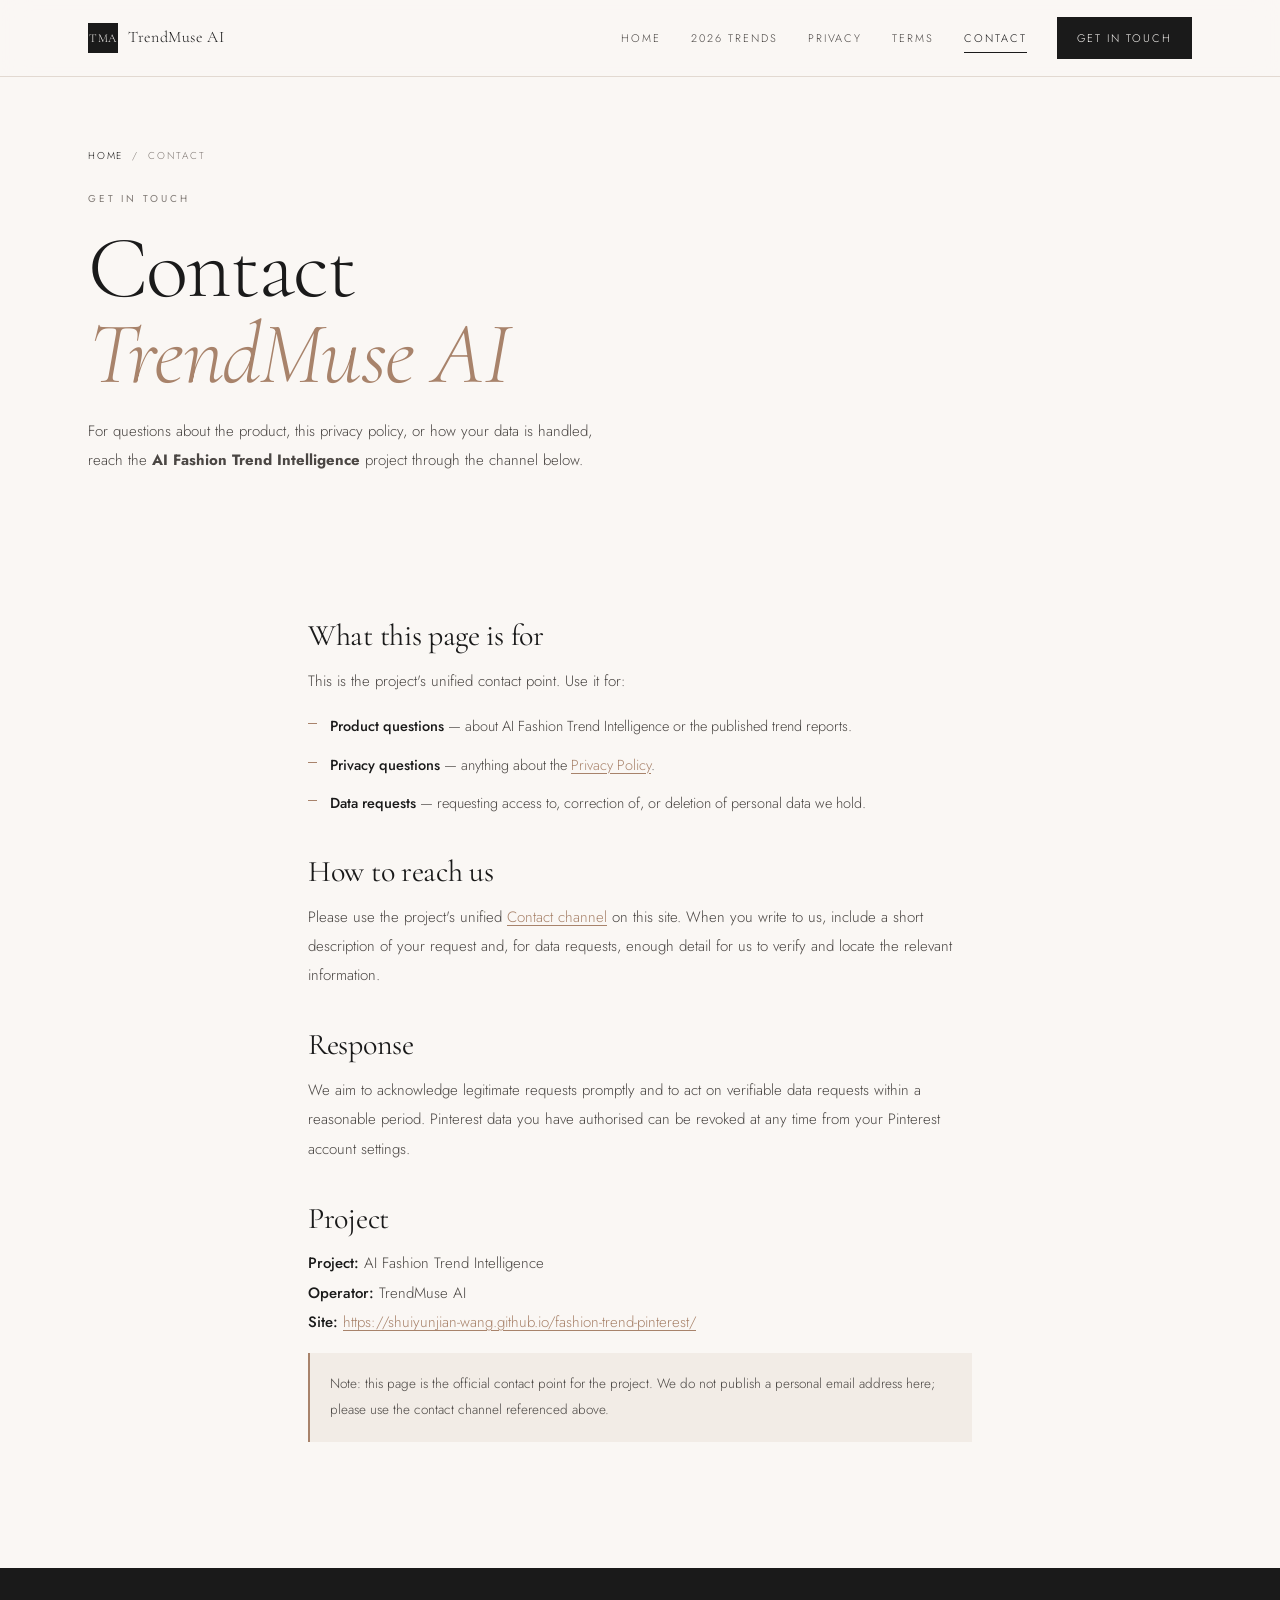
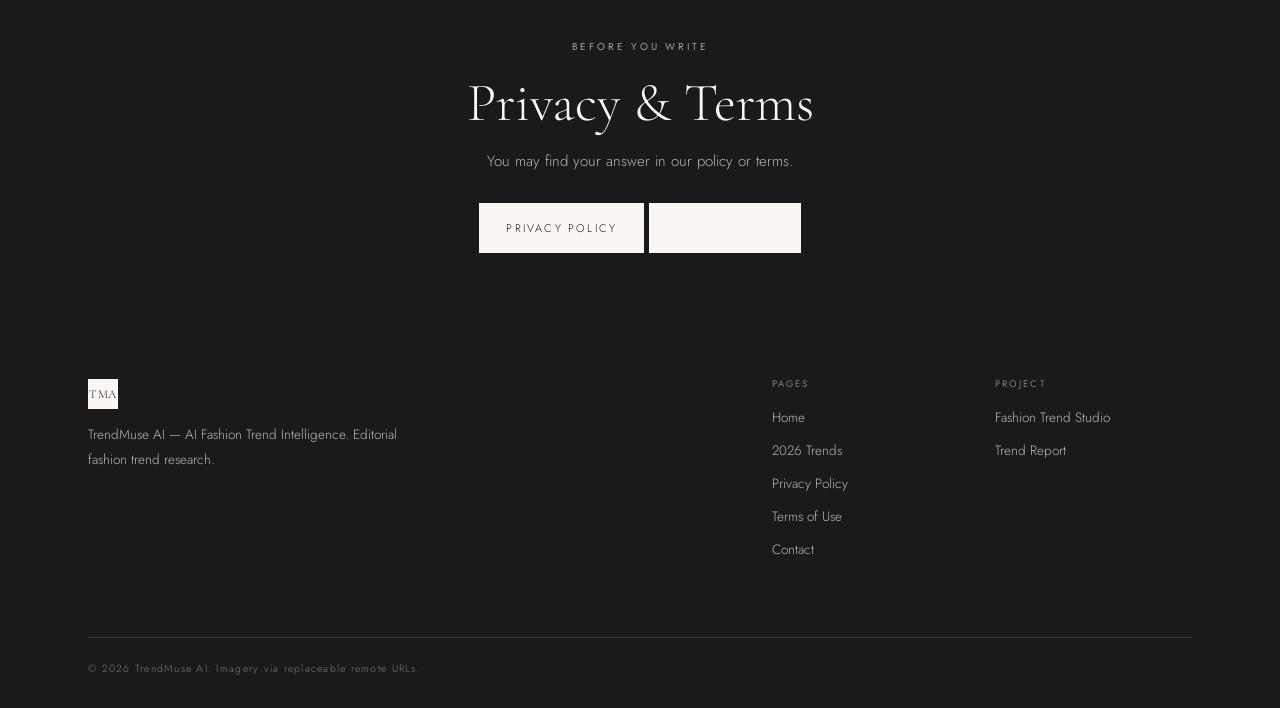
<file: contact.html>
<!DOCTYPE html>
<html lang="en">
<head>
<meta charset="UTF-8">
<meta name="viewport" content="width=device-width, initial-scale=1.0">
<title>Contact — TrendMuse AI · AI Fashion Trend Intelligence</title>
<meta name="description" content="Contact TrendMuse AI about the AI Fashion Trend Intelligence project — product, privacy or data questions.">
<meta name="author" content="TrendMuse AI">
<meta name="theme-color" content="#faf7f4">
<link rel="canonical" href="https://shuiyunjian-wang.github.io/fashion-trend-pinterest/contact.html">

<meta property="og:type" content="article">
<meta property="og:site_name" content="TrendMuse AI">
<meta property="og:title" content="Contact — TrendMuse AI">
<meta property="og:description" content="Reach the AI Fashion Trend Intelligence project team.">
<meta property="og:url" content="https://shuiyunjian-wang.github.io/fashion-trend-pinterest/contact.html">
<meta name="twitter:card" content="summary_large_image">
<meta name="twitter:title" content="Contact — TrendMuse AI">
<meta name="twitter:description" content="Reach the AI Fashion Trend Intelligence project team.">

<link rel="preconnect" href="https://fonts.googleapis.com">
<link rel="preconnect" href="https://fonts.gstatic.com" crossorigin>
<link href="https://fonts.googleapis.com/css2?family=Cormorant+Garamond:ital,wght@0,300;0,400;0,500;0,600;1,300;1,400&family=Jost:wght@300;400;500;600&display=swap" rel="stylesheet">
<link rel="stylesheet" href="./assets/css/styles.css">
<link rel="icon" href="data:image/svg+xml,%3Csvg xmlns='http://www.w3.org/2000/svg' viewBox='0 0 100 100'%3E%3Crect width='100' height='100' fill='%231a1a1a'/%3E%3Ctext x='50' y='68' font-size='58' font-family='Georgia,serif' fill='%23faf7f4' text-anchor='middle'%3ET%3C/text%3E%3C/svg%3E">
</head>
<body>

<a class="skip-link" href="#main">Skip to content</a>

<header class="nav" id="nav">
  <div class="wrap nav__inner">
    <a class="brand" href="./index.html">
      <span class="brand__mark">TMA</span>
      <span class="brand__name">TrendMuse AI</span>
    </a>
    <nav class="nav__links" id="navLinks" aria-label="Main navigation">
      <a href="./index.html">Home</a>
      <a href="./trends.html">2026 Trends</a>
      <a href="./privacy.html">Privacy</a>
      <a href="./terms.html">Terms</a>
      <a href="./contact.html" class="is-active">Contact</a>
      <a class="nav__cta" href="./contact.html">Get in Touch</a>
    </nav>
    <button class="nav__toggle" id="navToggle" aria-label="Toggle menu" aria-expanded="false">
      <span></span><span></span><span></span>
    </button>
  </div>
</header>

<main id="main">
  <section class="phead">
    <div class="wrap phead__inner">
      <nav class="crumbs reveal" aria-label="Breadcrumb">
        <a href="./index.html">Home</a><span>/</span><span aria-current="page">Contact</span>
      </nav>
      <p class="eyebrow reveal">Get in touch</p>
      <h1 class="phead__title reveal" data-delay="1">Contact<br><em>TrendMuse AI</em></h1>
      <p class="phead__lede reveal" data-delay="2">
        For questions about the product, this privacy policy, or how your data is handled,
        reach the <strong>AI Fashion Trend Intelligence</strong> project through the channel below.
      </p>
    </div>
  </section>

  <section class="section">
    <div class="wrap legal">
      <article class="legal__doc reveal">

        <h2>What this page is for</h2>
        <p>
          This is the project's unified contact point. Use it for:
        </p>
        <ul>
          <li><strong>Product questions</strong> — about AI Fashion Trend Intelligence or the published trend reports.</li>
          <li><strong>Privacy questions</strong> — anything about the <a href="./privacy.html">Privacy Policy</a>.</li>
          <li><strong>Data requests</strong> — requesting access to, correction of, or deletion of personal data we hold.</li>
        </ul>

        <h2>How to reach us</h2>
        <p>
          Please use the project's unified
          <a href="https://shuiyunjian-wang.github.io/fashion-trend-pinterest/contact.html">Contact channel</a>
          on this site. When you write to us, include a short description of your request and, for
          data requests, enough detail for us to verify and locate the relevant information.
        </p>

        <h2>Response</h2>
        <p>
          We aim to acknowledge legitimate requests promptly and to act on verifiable data requests
          within a reasonable period. Pinterest data you have authorised can be revoked at any time
          from your Pinterest account settings.
        </p>

        <h2>Project</h2>
        <p>
          <strong>Project:</strong> AI Fashion Trend Intelligence<br>
          <strong>Operator:</strong> TrendMuse AI<br>
          <strong>Site:</strong>
          <a href="https://shuiyunjian-wang.github.io/fashion-trend-pinterest/">https://shuiyunjian-wang.github.io/fashion-trend-pinterest/</a>
        </p>

        <p class="legal__note">
          Note: this page is the official contact point for the project. We do not publish a
          personal email address here; please use the contact channel referenced above.
        </p>

      </article>
    </div>
  </section>

  <section class="cta">
    <div class="wrap cta__inner reveal">
      <p class="eyebrow eyebrow--light">Before you write</p>
      <h2>Privacy &amp; Terms</h2>
      <p class="cta__lede">You may find your answer in our policy or terms.</p>
      <a class="btn btn--light" href="./privacy.html">Privacy Policy</a>
      <a class="btn btn--ghost btn--light" href="./terms.html" style="border-color:#faf7f4;color:#faf7f4">Terms of Use</a>
    </div>
  </section>
</main>

<footer class="foot">
  <div class="wrap foot__inner">
    <div class="foot__brand">
      <span class="brand__mark">TMA</span>
      <p>TrendMuse AI — AI Fashion Trend Intelligence. Editorial fashion trend research.</p>
    </div>
    <nav class="foot__nav" aria-label="Footer navigation">
      <div>
        <h4>Pages</h4>
        <a href="./index.html">Home</a>
        <a href="./trends.html">2026 Trends</a>
        <a href="./privacy.html">Privacy Policy</a>
        <a href="./terms.html">Terms of Use</a>
        <a href="./contact.html">Contact</a>
      </div>
      <div>
        <h4>Project</h4>
        <a href="./index.html">Fashion Trend Studio</a>
        <a href="./trends.html">Trend Report</a>
      </div>
    </nav>
    <p class="foot__legal">
      &copy; <span id="year">2026</span> TrendMuse AI. Imagery via replaceable remote URLs.
    </p>
  </div>
</footer>

<script src="./assets/js/main.js" defer></script>
</body>
</html>
</file>
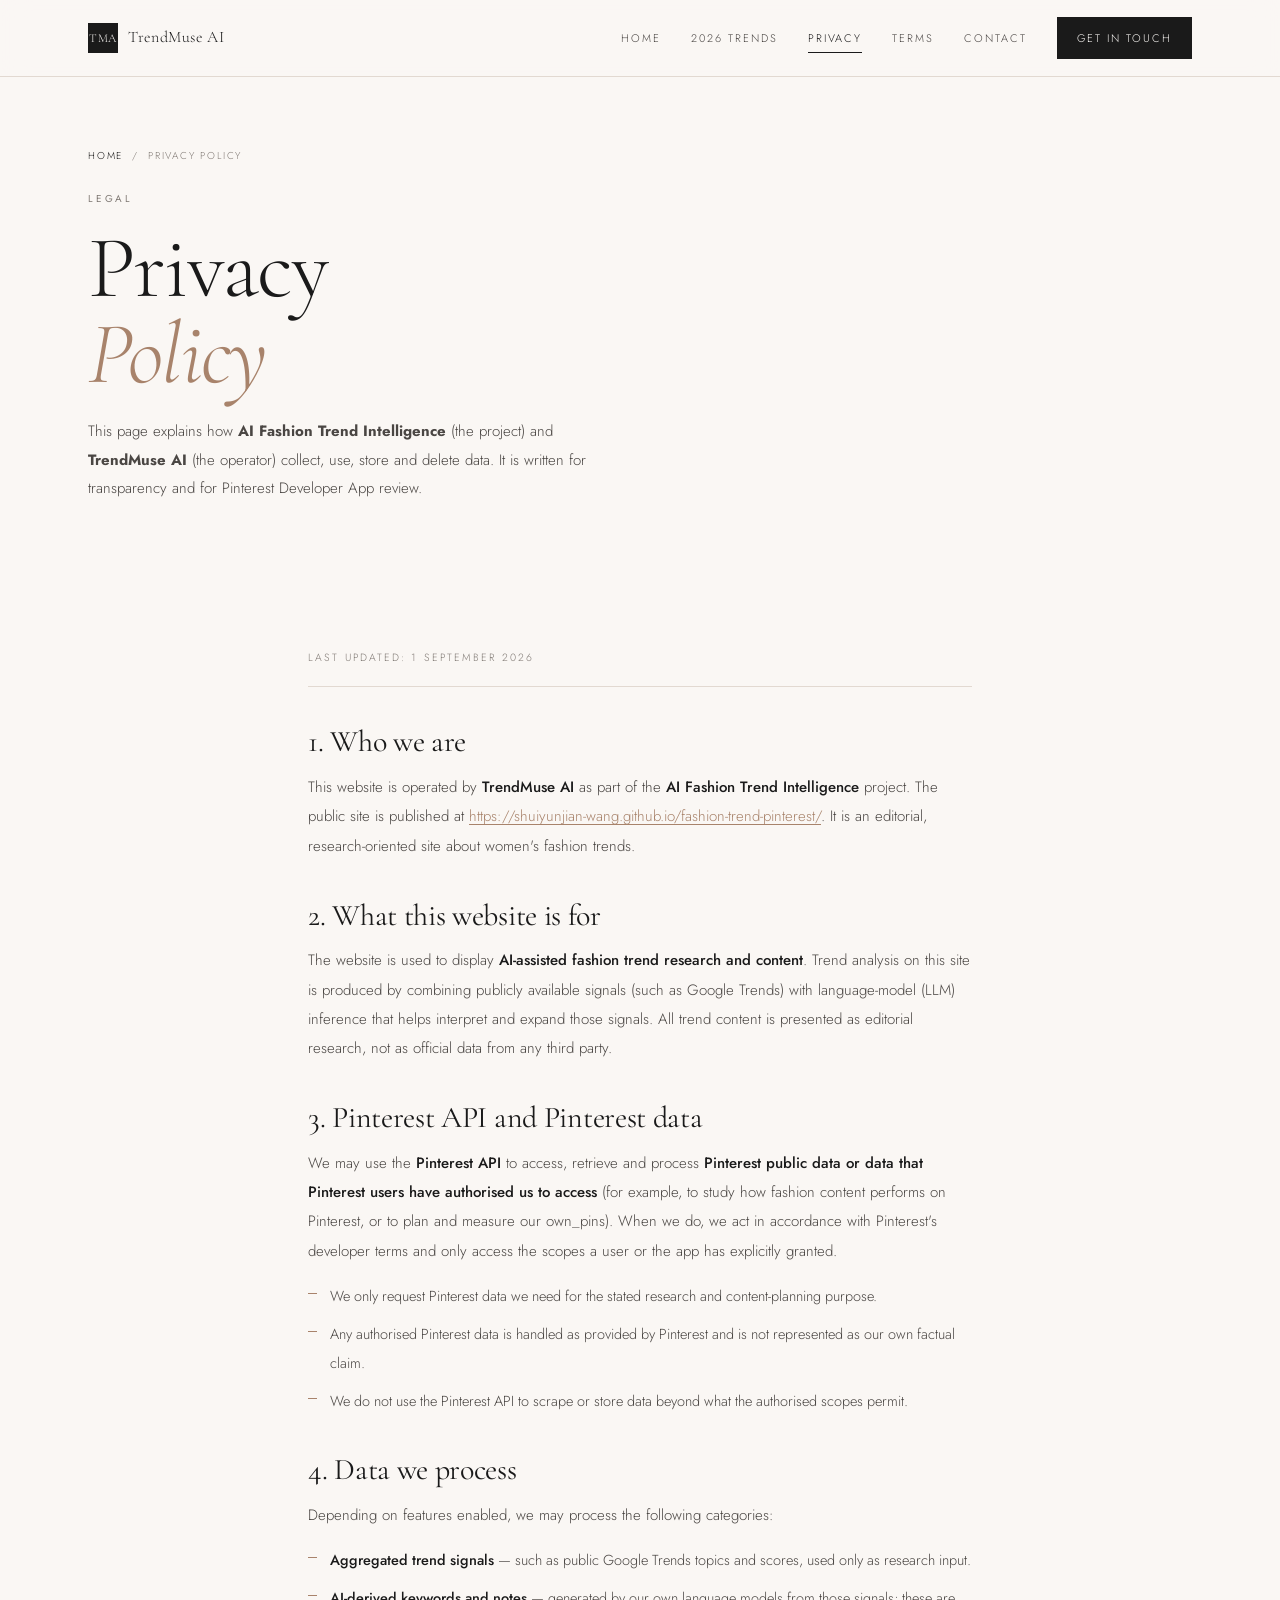
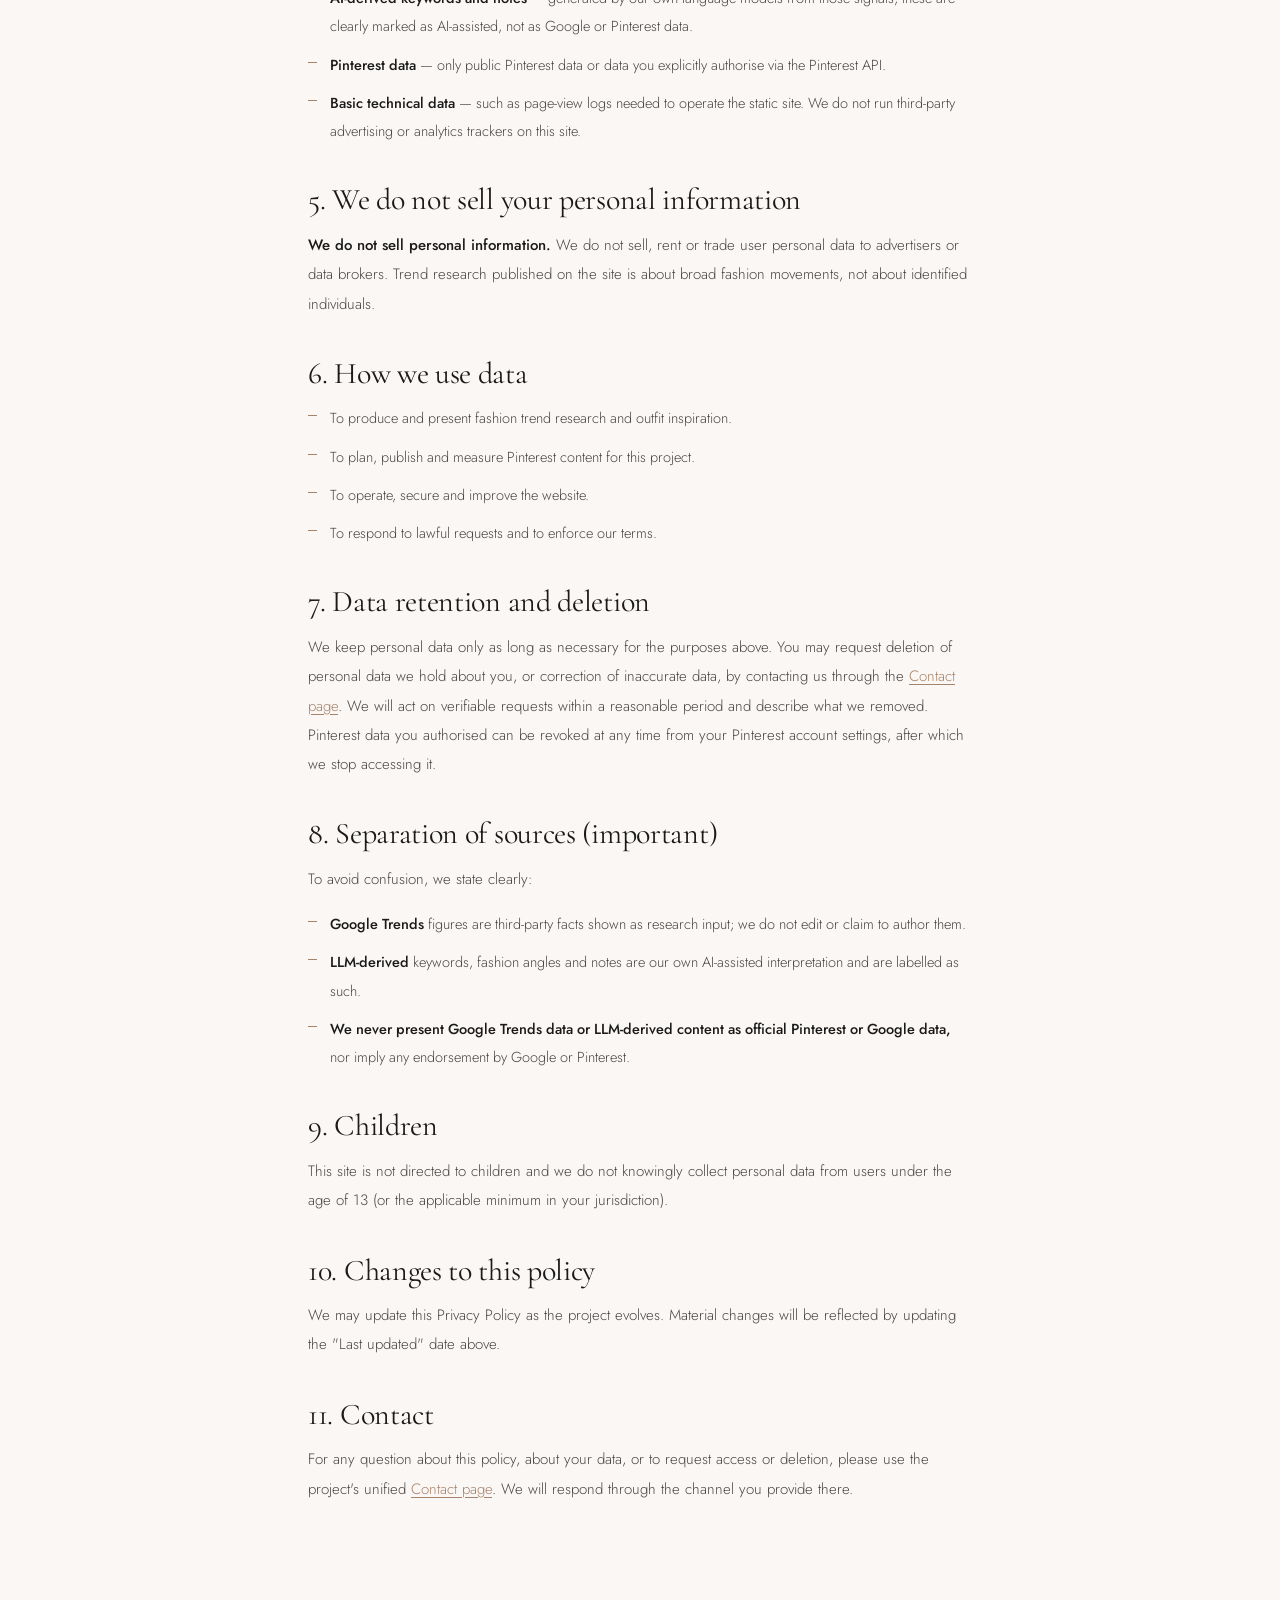
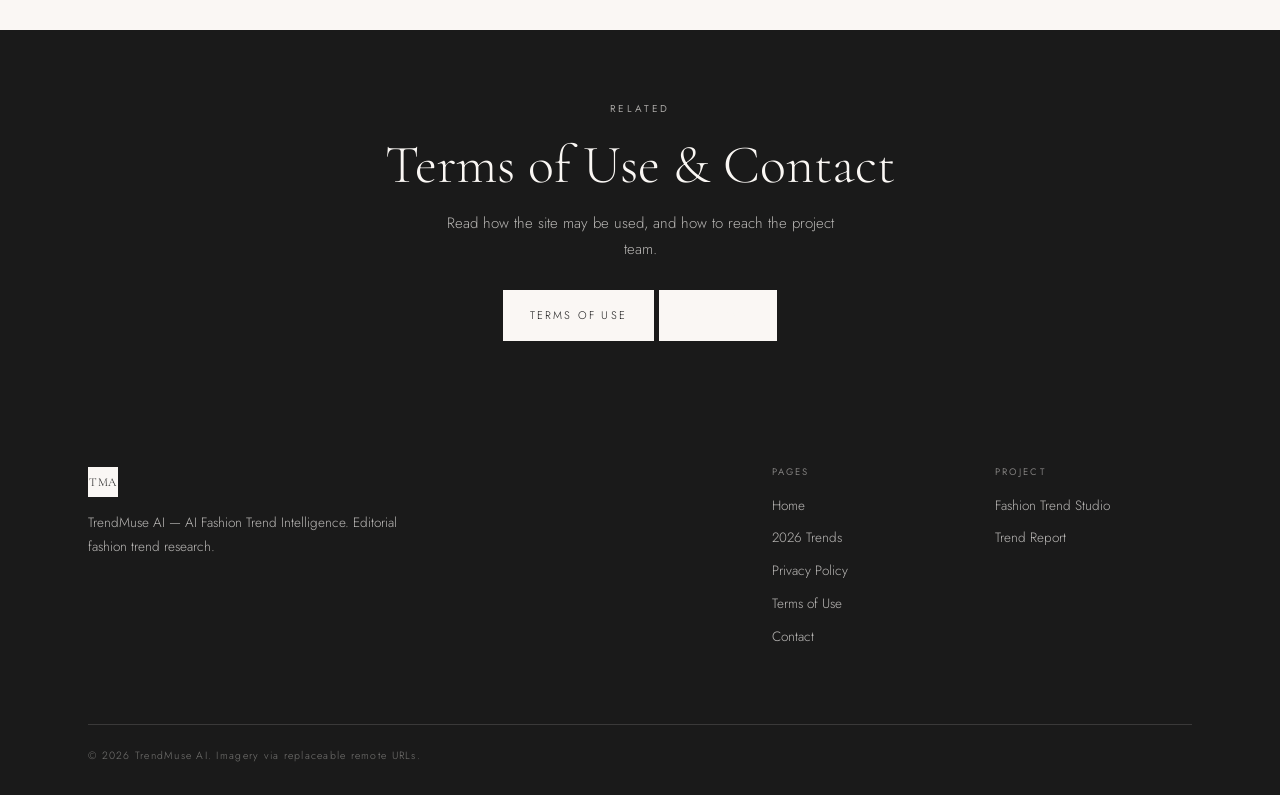
<file: privacy.html>
<!DOCTYPE html>
<html lang="en">
<head>
<meta charset="UTF-8">
<meta name="viewport" content="width=device-width, initial-scale=1.0">
<title>Privacy Policy — TrendMuse AI · AI Fashion Trend Intelligence</title>
<meta name="description" content="Privacy Policy for AI Fashion Trend Intelligence by TrendMuse AI. How we research, process and protect data when using AI-assisted fashion trend research and the Pinterest API.">
<meta name="author" content="TrendMuse AI">
<meta name="theme-color" content="#faf7f4">
<link rel="canonical" href="https://shuiyunjian-wang.github.io/fashion-trend-pinterest/privacy.html">

<meta property="og:type" content="article">
<meta property="og:site_name" content="TrendMuse AI">
<meta property="og:title" content="Privacy Policy — AI Fashion Trend Intelligence">
<meta property="og:description" content="How TrendMuse AI handles data for AI-assisted fashion trend research and Pinterest API usage.">
<meta property="og:url" content="https://shuiyunjian-wang.github.io/fashion-trend-pinterest/privacy.html">
<meta name="twitter:card" content="summary_large_image">
<meta name="twitter:title" content="Privacy Policy — TrendMuse AI">
<meta name="twitter:description" content="How TrendMuse AI handles data for AI-assisted fashion trend research and Pinterest API usage.">

<link rel="preconnect" href="https://fonts.googleapis.com">
<link rel="preconnect" href="https://fonts.gstatic.com" crossorigin>
<link href="https://fonts.googleapis.com/css2?family=Cormorant+Garamond:ital,wght@0,300;0,400;0,500;0,600;1,300;1,400&family=Jost:wght@300;400;500;600&display=swap" rel="stylesheet">
<link rel="stylesheet" href="./assets/css/styles.css">
<link rel="icon" href="data:image/svg+xml,%3Csvg xmlns='http://www.w3.org/2000/svg' viewBox='0 0 100 100'%3E%3Crect width='100' height='100' fill='%231a1a1a'/%3E%3Ctext x='50' y='68' font-size='58' font-family='Georgia,serif' fill='%23faf7f4' text-anchor='middle'%3ET%3C/text%3E%3C/svg%3E">
</head>
<body>

<a class="skip-link" href="#main">Skip to content</a>

<header class="nav" id="nav">
  <div class="wrap nav__inner">
    <a class="brand" href="./index.html">
      <span class="brand__mark">TMA</span>
      <span class="brand__name">TrendMuse AI</span>
    </a>
    <nav class="nav__links" id="navLinks" aria-label="Main navigation">
      <a href="./index.html">Home</a>
      <a href="./trends.html">2026 Trends</a>
      <a href="./privacy.html" class="is-active">Privacy</a>
      <a href="./terms.html">Terms</a>
      <a href="./contact.html">Contact</a>
      <a class="nav__cta" href="./contact.html">Get in Touch</a>
    </nav>
    <button class="nav__toggle" id="navToggle" aria-label="Toggle menu" aria-expanded="false">
      <span></span><span></span><span></span>
    </button>
  </div>
</header>

<main id="main">
  <section class="phead">
    <div class="wrap phead__inner">
      <nav class="crumbs reveal" aria-label="Breadcrumb">
        <a href="./index.html">Home</a><span>/</span><span aria-current="page">Privacy Policy</span>
      </nav>
      <p class="eyebrow reveal">Legal</p>
      <h1 class="phead__title reveal" data-delay="1">Privacy<br><em>Policy</em></h1>
      <p class="phead__lede reveal" data-delay="2">
        This page explains how <strong>AI Fashion Trend Intelligence</strong> (the project)
        and <strong>TrendMuse AI</strong> (the operator) collect, use, store and delete data.
        It is written for transparency and for Pinterest Developer App review.
      </p>
    </div>
  </section>

  <section class="section">
    <div class="wrap legal">
      <article class="legal__doc reveal">

        <p class="legal__updated">Last updated: 1 September 2026</p>

        <h2>1. Who we are</h2>
        <p>
          This website is operated by <strong>TrendMuse AI</strong> as part of the
          <strong>AI Fashion Trend Intelligence</strong> project. The public site is published at
          <a href="https://shuiyunjian-wang.github.io/fashion-trend-pinterest/">https://shuiyunjian-wang.github.io/fashion-trend-pinterest/</a>.
          It is an editorial, research-oriented site about women's fashion trends.
        </p>

        <h2>2. What this website is for</h2>
        <p>
          The website is used to display <strong>AI-assisted fashion trend research and content</strong>.
          Trend analysis on this site is produced by combining publicly available signals
          (such as Google Trends) with language-model (LLM) inference that helps interpret and
          expand those signals. All trend content is presented as editorial research, not as
          official data from any third party.
        </p>

        <h2>3. Pinterest API and Pinterest data</h2>
        <p>
          We may use the <strong>Pinterest API</strong> to access, retrieve and process
          <strong>Pinterest public data or data that Pinterest users have authorised us to access</strong>
          (for example, to study how fashion content performs on Pinterest, or to plan and measure
          our own_pins). When we do, we act in accordance with Pinterest's developer terms and only
          access the scopes a user or the app has explicitly granted.
        </p>
        <ul>
          <li>We only request Pinterest data we need for the stated research and content-planning purpose.</li>
          <li>Any authorised Pinterest data is handled as provided by Pinterest and is not represented as our own factual claim.</li>
          <li>We do not use the Pinterest API to scrape or store data beyond what the authorised scopes permit.</li>
        </ul>

        <h2>4. Data we process</h2>
        <p>Depending on features enabled, we may process the following categories:</p>
        <ul>
          <li><strong>Aggregated trend signals</strong> — such as public Google Trends topics and scores, used only as research input.</li>
          <li><strong>AI-derived keywords and notes</strong> — generated by our own language models from those signals; these are clearly marked as AI-assisted, not as Google or Pinterest data.</li>
          <li><strong>Pinterest data</strong> — only public Pinterest data or data you explicitly authorise via the Pinterest API.</li>
          <li><strong>Basic technical data</strong> — such as page-view logs needed to operate the static site. We do not run third-party advertising or analytics trackers on this site.</li>
        </ul>

        <h2>5. We do not sell your personal information</h2>
        <p>
          <strong>We do not sell personal information.</strong> We do not sell, rent or trade
          user personal data to advertisers or data brokers. Trend research published on the site
          is about broad fashion movements, not about identified individuals.
        </p>

        <h2>6. How we use data</h2>
        <ul>
          <li>To produce and present fashion trend research and outfit inspiration.</li>
          <li>To plan, publish and measure Pinterest content for this project.</li>
          <li>To operate, secure and improve the website.</li>
          <li>To respond to lawful requests and to enforce our terms.</li>
        </ul>

        <h2>7. Data retention and deletion</h2>
        <p>
          We keep personal data only as long as necessary for the purposes above. You may request
          deletion of personal data we hold about you, or correction of inaccurate data, by
          contacting us through the <a href="./contact.html">Contact page</a>. We will act on
          verifiable requests within a reasonable period and describe what we removed. Pinterest
          data you authorised can be revoked at any time from your Pinterest account settings,
          after which we stop accessing it.
        </p>

        <h2>8. Separation of sources (important)</h2>
        <p>
          To avoid confusion, we state clearly:
        </p>
        <ul>
          <li><strong>Google Trends</strong> figures are third-party facts shown as research input; we do not edit or claim to author them.</li>
          <li><strong>LLM-derived</strong> keywords, fashion angles and notes are our own AI-assisted interpretation and are labelled as such.</li>
          <li><strong>We never present Google Trends data or LLM-derived content as official Pinterest or Google data,</strong> nor imply any endorsement by Google or Pinterest.</li>
        </ul>

        <h2>9. Children</h2>
        <p>
          This site is not directed to children and we do not knowingly collect personal data from
          users under the age of 13 (or the applicable minimum in your jurisdiction).
        </p>

        <h2>10. Changes to this policy</h2>
        <p>
          We may update this Privacy Policy as the project evolves. Material changes will be
          reflected by updating the "Last updated" date above.
        </p>

        <h2>11. Contact</h2>
        <p>
          For any question about this policy, about your data, or to request access or deletion,
          please use the project's unified <a href="./contact.html">Contact page</a>. We will
          respond through the channel you provide there.
        </p>

      </article>
    </div>
  </section>

  <section class="cta">
    <div class="wrap cta__inner reveal">
      <p class="eyebrow eyebrow--light">Related</p>
      <h2>Terms of Use &amp; Contact</h2>
      <p class="cta__lede">Read how the site may be used, and how to reach the project team.</p>
      <a class="btn btn--light" href="./terms.html">Terms of Use</a>
      <a class="btn btn--ghost btn--light" href="./contact.html" style="border-color:#faf7f4;color:#faf7f4">Contact</a>
    </div>
  </section>
</main>

<footer class="foot">
  <div class="wrap foot__inner">
    <div class="foot__brand">
      <span class="brand__mark">TMA</span>
      <p>TrendMuse AI — AI Fashion Trend Intelligence. Editorial fashion trend research.</p>
    </div>
    <nav class="foot__nav" aria-label="Footer navigation">
      <div>
        <h4>Pages</h4>
        <a href="./index.html">Home</a>
        <a href="./trends.html">2026 Trends</a>
        <a href="./privacy.html">Privacy Policy</a>
        <a href="./terms.html">Terms of Use</a>
        <a href="./contact.html">Contact</a>
      </div>
      <div>
        <h4>Project</h4>
        <a href="./index.html">Fashion Trend Studio</a>
        <a href="./trends.html">Trend Report</a>
      </div>
    </nav>
    <p class="foot__legal">
      &copy; <span id="year">2026</span> TrendMuse AI. Imagery via replaceable remote URLs.
    </p>
  </div>
</footer>

<script src="./assets/js/main.js" defer></script>
</body>
</html>
</file>
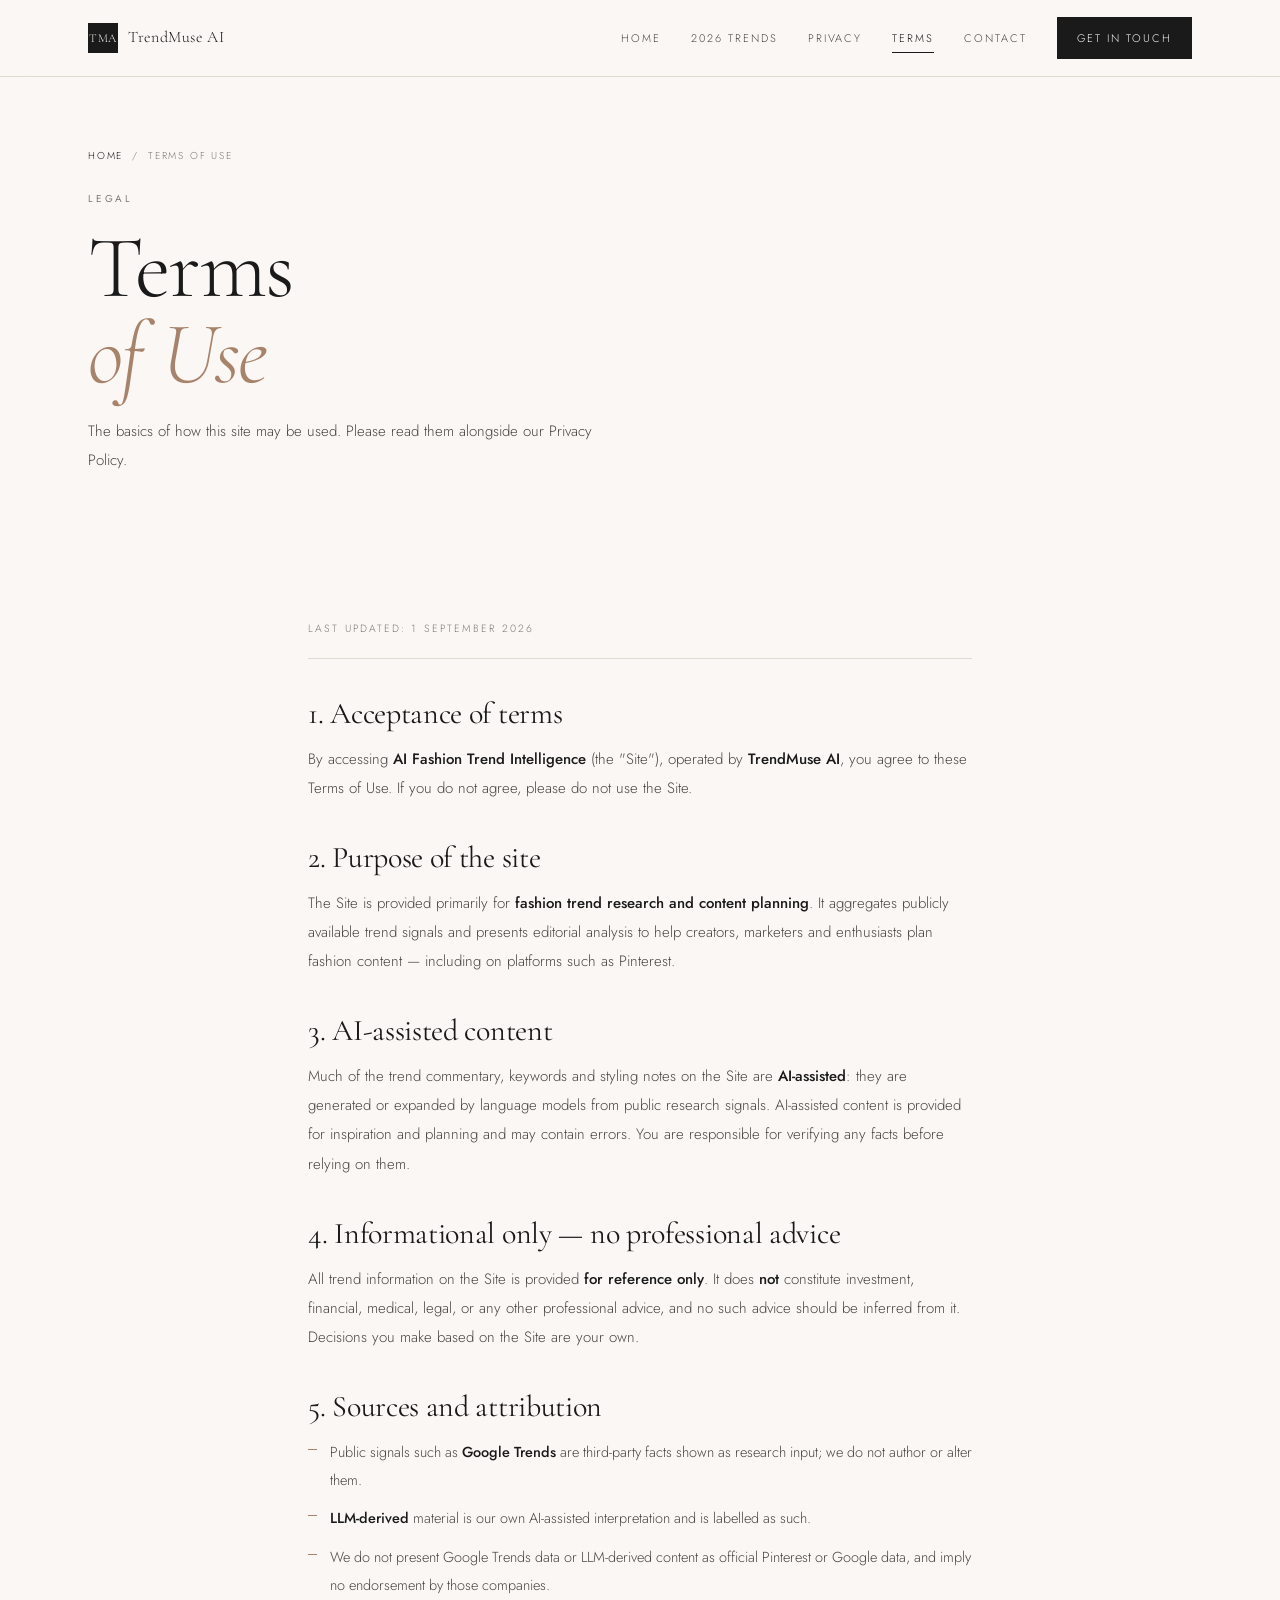
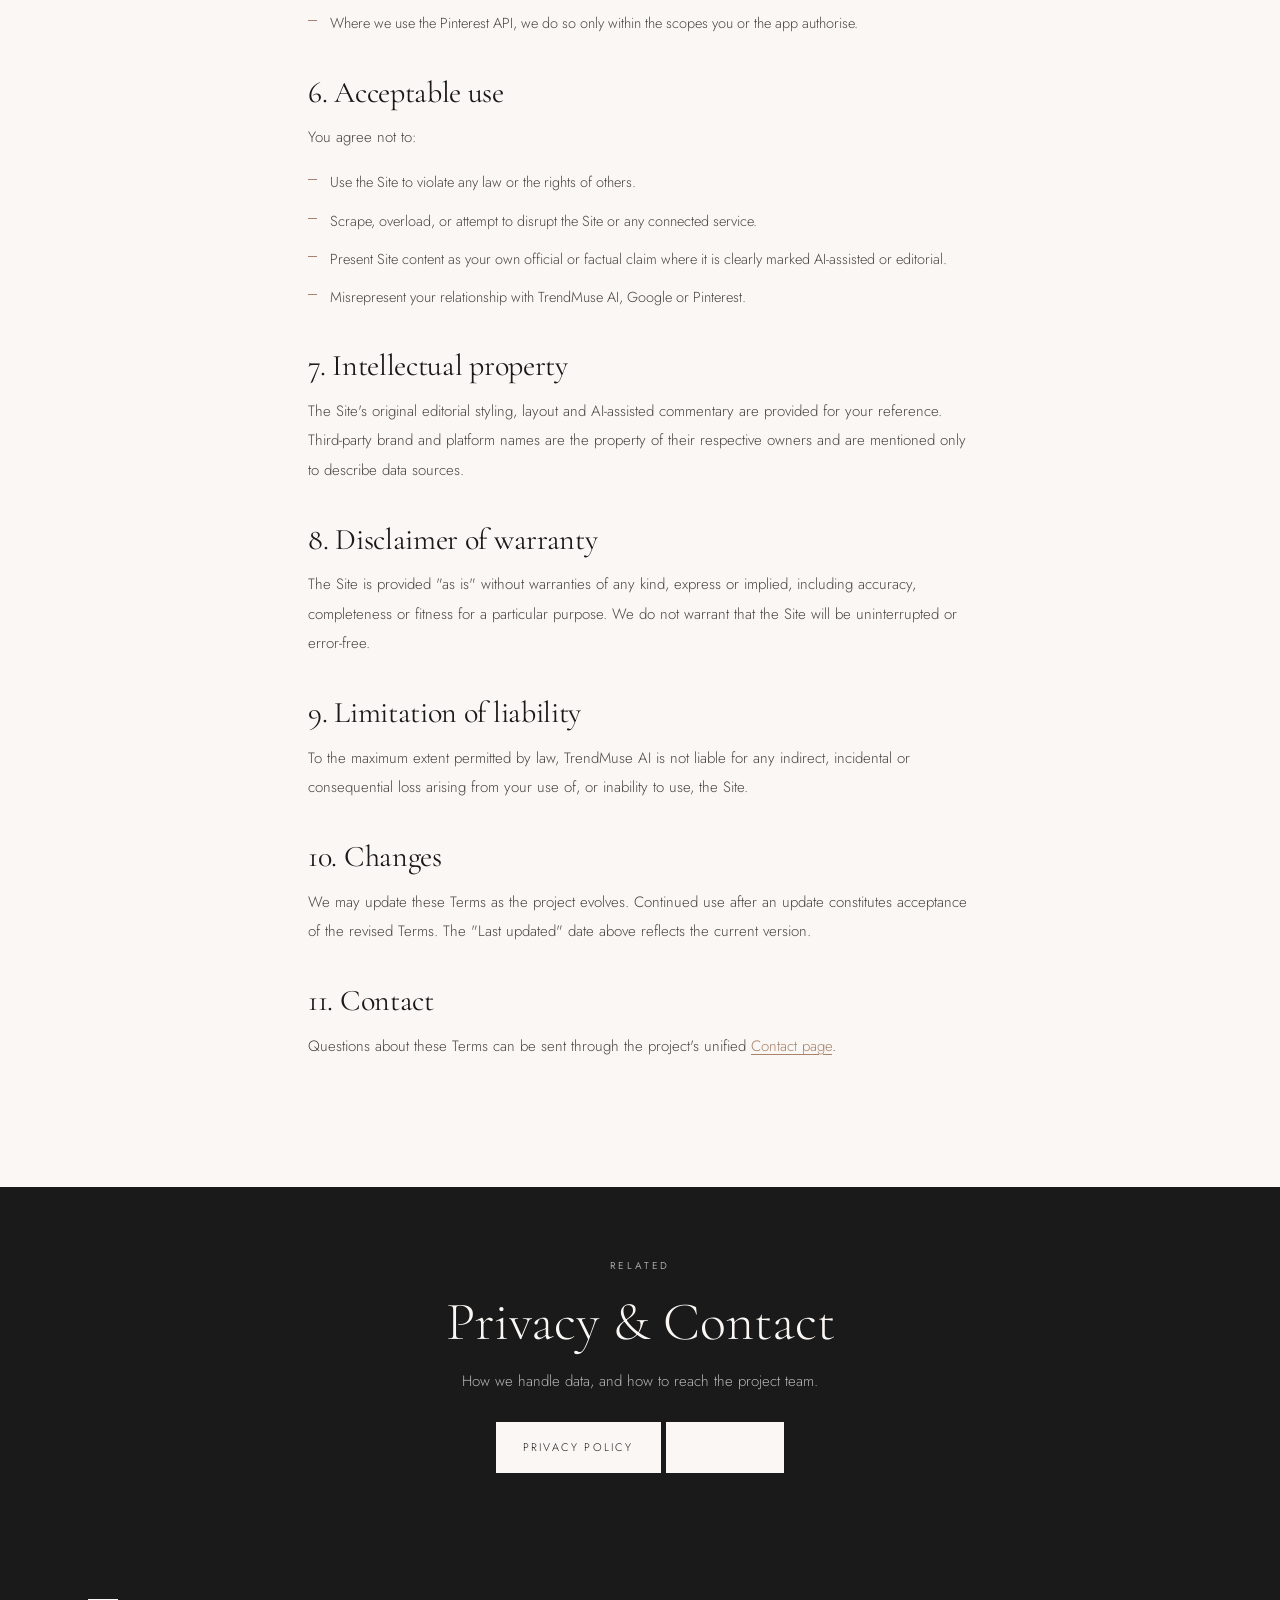
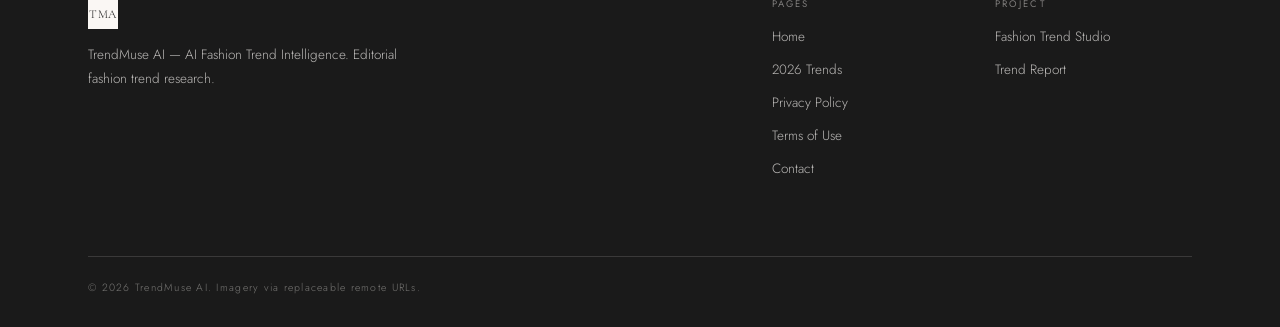
<file: terms.html>
<!DOCTYPE html>
<html lang="en">
<head>
<meta charset="UTF-8">
<meta name="viewport" content="width=device-width, initial-scale=1.0">
<title>Terms of Use — TrendMuse AI · AI Fashion Trend Intelligence</title>
<meta name="description" content="Terms of Use for AI Fashion Trend Intelligence by TrendMuse AI. How this fashion trend research and content-planning site may be used.">
<meta name="author" content="TrendMuse AI">
<meta name="theme-color" content="#faf7f4">
<link rel="canonical" href="https://shuiyunjian-wang.github.io/fashion-trend-pinterest/terms.html">

<meta property="og:type" content="article">
<meta property="og:site_name" content="TrendMuse AI">
<meta property="og:title" content="Terms of Use — AI Fashion Trend Intelligence">
<meta property="og:description" content="How the AI Fashion Trend Intelligence site may be used.">
<meta property="og:url" content="https://shuiyunjian-wang.github.io/fashion-trend-pinterest/terms.html">
<meta name="twitter:card" content="summary_large_image">
<meta name="twitter:title" content="Terms of Use — TrendMuse AI">
<meta name="twitter:description" content="How the AI Fashion Trend Intelligence site may be used.">

<link rel="preconnect" href="https://fonts.googleapis.com">
<link rel="preconnect" href="https://fonts.gstatic.com" crossorigin>
<link href="https://fonts.googleapis.com/css2?family=Cormorant+Garamond:ital,wght@0,300;0,400;0,500;0,600;1,300;1,400&family=Jost:wght@300;400;500;600&display=swap" rel="stylesheet">
<link rel="stylesheet" href="./assets/css/styles.css">
<link rel="icon" href="data:image/svg+xml,%3Csvg xmlns='http://www.w3.org/2000/svg' viewBox='0 0 100 100'%3E%3Crect width='100' height='100' fill='%231a1a1a'/%3E%3Ctext x='50' y='68' font-size='58' font-family='Georgia,serif' fill='%23faf7f4' text-anchor='middle'%3ET%3C/text%3E%3C/svg%3E">
</head>
<body>

<a class="skip-link" href="#main">Skip to content</a>

<header class="nav" id="nav">
  <div class="wrap nav__inner">
    <a class="brand" href="./index.html">
      <span class="brand__mark">TMA</span>
      <span class="brand__name">TrendMuse AI</span>
    </a>
    <nav class="nav__links" id="navLinks" aria-label="Main navigation">
      <a href="./index.html">Home</a>
      <a href="./trends.html">2026 Trends</a>
      <a href="./privacy.html">Privacy</a>
      <a href="./terms.html" class="is-active">Terms</a>
      <a href="./contact.html">Contact</a>
      <a class="nav__cta" href="./contact.html">Get in Touch</a>
    </nav>
    <button class="nav__toggle" id="navToggle" aria-label="Toggle menu" aria-expanded="false">
      <span></span><span></span><span></span>
    </button>
  </div>
</header>

<main id="main">
  <section class="phead">
    <div class="wrap phead__inner">
      <nav class="crumbs reveal" aria-label="Breadcrumb">
        <a href="./index.html">Home</a><span>/</span><span aria-current="page">Terms of Use</span>
      </nav>
      <p class="eyebrow reveal">Legal</p>
      <h1 class="phead__title reveal" data-delay="1">Terms<br><em>of Use</em></h1>
      <p class="phead__lede reveal" data-delay="2">
        The basics of how this site may be used. Please read them alongside our
        <a href="./privacy.html">Privacy Policy</a>.
      </p>
    </div>
  </section>

  <section class="section">
    <div class="wrap legal">
      <article class="legal__doc reveal">

        <p class="legal__updated">Last updated: 1 September 2026</p>

        <h2>1. Acceptance of terms</h2>
        <p>
          By accessing <strong>AI Fashion Trend Intelligence</strong> (the "Site"), operated by
          <strong>TrendMuse AI</strong>, you agree to these Terms of Use. If you do not agree,
          please do not use the Site.
        </p>

        <h2>2. Purpose of the site</h2>
        <p>
          The Site is provided primarily for <strong>fashion trend research and content planning</strong>.
          It aggregates publicly available trend signals and presents editorial analysis to help
          creators, marketers and enthusiasts plan fashion content — including on platforms such as
          Pinterest.
        </p>

        <h2>3. AI-assisted content</h2>
        <p>
          Much of the trend commentary, keywords and styling notes on the Site are
          <strong>AI-assisted</strong>: they are generated or expanded by language models from
          public research signals. AI-assisted content is provided for inspiration and planning and
          may contain errors. You are responsible for verifying any facts before relying on them.
        </p>

        <h2>4. Informational only — no professional advice</h2>
        <p>
          All trend information on the Site is provided <strong>for reference only</strong>. It does
          <strong>not</strong> constitute investment, financial, medical, legal, or any other
          professional advice, and no such advice should be inferred from it. Decisions you make
          based on the Site are your own.
        </p>

        <h2>5. Sources and attribution</h2>
        <ul>
          <li>Public signals such as <strong>Google Trends</strong> are third-party facts shown as research input; we do not author or alter them.</li>
          <li><strong>LLM-derived</strong> material is our own AI-assisted interpretation and is labelled as such.</li>
          <li>We do not present Google Trends data or LLM-derived content as official Pinterest or Google data, and imply no endorsement by those companies.</li>
          <li>Where we use the Pinterest API, we do so only within the scopes you or the app authorise.</li>
        </ul>

        <h2>6. Acceptable use</h2>
        <p>You agree not to:</p>
        <ul>
          <li>Use the Site to violate any law or the rights of others.</li>
          <li>Scrape, overload, or attempt to disrupt the Site or any connected service.</li>
          <li>Present Site content as your own official or factual claim where it is clearly marked AI-assisted or editorial.</li>
          <li>Misrepresent your relationship with TrendMuse AI, Google or Pinterest.</li>
        </ul>

        <h2>7. Intellectual property</h2>
        <p>
          The Site's original editorial styling, layout and AI-assisted commentary are provided for
          your reference. Third-party brand and platform names are the property of their respective
          owners and are mentioned only to describe data sources.
        </p>

        <h2>8. Disclaimer of warranty</h2>
        <p>
          The Site is provided "as is" without warranties of any kind, express or implied, including
          accuracy, completeness or fitness for a particular purpose. We do not warrant that the Site
          will be uninterrupted or error-free.
        </p>

        <h2>9. Limitation of liability</h2>
        <p>
          To the maximum extent permitted by law, TrendMuse AI is not liable for any indirect,
          incidental or consequential loss arising from your use of, or inability to use, the Site.
        </p>

        <h2>10. Changes</h2>
        <p>
          We may update these Terms as the project evolves. Continued use after an update constitutes
          acceptance of the revised Terms. The "Last updated" date above reflects the current version.
        </p>

        <h2>11. Contact</h2>
        <p>
          Questions about these Terms can be sent through the project's unified
          <a href="./contact.html">Contact page</a>.
        </p>

      </article>
    </div>
  </section>

  <section class="cta">
    <div class="wrap cta__inner reveal">
      <p class="eyebrow eyebrow--light">Related</p>
      <h2>Privacy &amp; Contact</h2>
      <p class="cta__lede">How we handle data, and how to reach the project team.</p>
      <a class="btn btn--light" href="./privacy.html">Privacy Policy</a>
      <a class="btn btn--ghost btn--light" href="./contact.html" style="border-color:#faf7f4;color:#faf7f4">Contact</a>
    </div>
  </section>
</main>

<footer class="foot">
  <div class="wrap foot__inner">
    <div class="foot__brand">
      <span class="brand__mark">TMA</span>
      <p>TrendMuse AI — AI Fashion Trend Intelligence. Editorial fashion trend research.</p>
    </div>
    <nav class="foot__nav" aria-label="Footer navigation">
      <div>
        <h4>Pages</h4>
        <a href="./index.html">Home</a>
        <a href="./trends.html">2026 Trends</a>
        <a href="./privacy.html">Privacy Policy</a>
        <a href="./terms.html">Terms of Use</a>
        <a href="./contact.html">Contact</a>
      </div>
      <div>
        <h4>Project</h4>
        <a href="./index.html">Fashion Trend Studio</a>
        <a href="./trends.html">Trend Report</a>
      </div>
    </nav>
    <p class="foot__legal">
      &copy; <span id="year">2026</span> TrendMuse AI. Imagery via replaceable remote URLs.
    </p>
  </div>
</footer>

<script src="./assets/js/main.js" defer></script>
</body>
</html>
</file>
<file: assets/css/styles.css>
/* =========================================================
   Fashion Trend Studio — 2026 Women's Fashion Trends
   Mobile-first editorial stylesheet
   ========================================================= */

:root{
  --ivory:#faf7f4;
  --paper:#ffffff;
  --tint:#f2ece6;
  --ink:#1a1a1a;
  --ink-70:#4a4643;
  --ink-45:#807a75;
  --line:#e2d9d1;
  --rose:#b98b8b;
  --clay:#a8836b;
  --gold:#b8956a;

  --serif:"Cormorant Garamond",Georgia,"Times New Roman",serif;
  --sans:"Jost","Helvetica Neue",Arial,sans-serif;

  --wrap:1200px;
  --pad:20px;
  --r:2px;
  --ease:cubic-bezier(.22,.61,.36,1);
}

*,*::before,*::after{box-sizing:border-box}

html{-webkit-text-size-adjust:100%;scroll-behavior:smooth}

body{
  margin:0;
  background:var(--ivory);
  color:var(--ink);
  font-family:var(--sans);
  font-weight:300;
  font-size:16px;
  line-height:1.7;
  -webkit-font-smoothing:antialiased;
  overflow-x:hidden;
}

img{max-width:100%;display:block}
a{color:inherit;text-decoration:none}
h1,h2,h3,h4{margin:0;font-weight:400;line-height:1.12}
p{margin:0 0 1em}
ul{margin:0;padding:0;list-style:none}
button{font-family:inherit;cursor:pointer;border:0;background:none;color:inherit}

.wrap{width:100%;max-width:var(--wrap);margin:0 auto;padding:0 var(--pad)}

.skip-link{
  position:absolute;left:-9999px;top:0;z-index:999;
  background:var(--ink);color:var(--ivory);padding:12px 18px;font-size:13px;
}
.skip-link:focus{left:8px;top:8px}

/* ---------- shared type ---------- */
.eyebrow{
  font-size:10px;letter-spacing:.28em;text-transform:uppercase;
  color:var(--ink-45);font-weight:400;margin:0 0 18px;
}
.eyebrow--light{color:rgba(250,247,244,.62)}

.sec-title{
  font-family:var(--serif);
  font-size:clamp(28px,7.4vw,52px);
  font-weight:300;letter-spacing:-.01em;margin:0 0 16px;
}
.sec-title em{font-style:italic;color:var(--clay)}

.sec-lede{
  color:var(--ink-70);max-width:56ch;font-size:15px;line-height:1.85;margin:0;
}

.section{padding:64px 0}
.section--tint{background:var(--tint)}

.sec-head{margin-bottom:40px}
.sec-head--row{display:flex;flex-direction:column;gap:18px}

/* ---------- topbar marquee ---------- */
.topbar{
  background:var(--ink);color:var(--ivory);overflow:hidden;
  font-size:9.5px;letter-spacing:.24em;text-transform:uppercase;
  padding:9px 0;
}
.topbar__track{
  display:flex;gap:16px;white-space:nowrap;width:max-content;
  animation:slide 42s linear infinite;
}
.topbar__track span{opacity:.85}
@keyframes slide{from{transform:translateX(0)}to{transform:translateX(-50%)}}

/* ---------- nav ---------- */
.nav{
  position:sticky;top:0;z-index:100;
  background:rgba(250,247,244,.9);
  backdrop-filter:saturate(160%) blur(14px);
  -webkit-backdrop-filter:saturate(160%) blur(14px);
  border-bottom:1px solid var(--line);
  transition:box-shadow .3s var(--ease);
}
.nav.is-stuck{box-shadow:0 6px 30px rgba(26,26,26,.06)}
.nav__inner{display:flex;align-items:center;justify-content:space-between;height:62px}

.brand{display:flex;align-items:center;gap:10px}
.brand__mark{
  display:grid;place-items:center;width:30px;height:30px;flex:0 0 30px;
  background:var(--ink);color:var(--ivory);
  font-family:var(--serif);font-size:12px;letter-spacing:.06em;
}
.brand__name{
  font-family:var(--serif);font-size:16px;letter-spacing:.04em;white-space:nowrap;
}

.nav__links{
  position:fixed;inset:62px 0 auto 0;
  background:var(--ivory);border-bottom:1px solid var(--line);
  display:flex;flex-direction:column;gap:0;
  padding:8px var(--pad) 22px;
  transform:translateY(-125%);opacity:0;pointer-events:none;
  transition:transform .42s var(--ease),opacity .3s var(--ease);
}
.nav__links.is-open{transform:translateY(0);opacity:1;pointer-events:auto}
.nav__links a{
  padding:14px 0;font-size:13px;letter-spacing:.14em;text-transform:uppercase;
  border-bottom:1px solid var(--line);color:var(--ink-70);
}
.nav__links a.is-active{color:var(--ink)}
.nav__cta{
  margin-top:16px;background:var(--ink);color:var(--ivory)!important;
  text-align:center;border:0!important;padding:14px 20px!important;
}

.nav__toggle{
  width:34px;height:34px;display:grid;place-content:center;gap:5px;
}
.nav__toggle span{
  display:block;width:20px;height:1px;background:var(--ink);
  transition:transform .3s var(--ease),opacity .2s;
}
.nav__toggle[aria-expanded="true"] span:nth-child(1){transform:translateY(6px) rotate(45deg)}
.nav__toggle[aria-expanded="true"] span:nth-child(2){opacity:0}
.nav__toggle[aria-expanded="true"] span:nth-child(3){transform:translateY(-6px) rotate(-45deg)}

/* ---------- buttons ---------- */
.btn{
  display:inline-block;padding:15px 26px;font-size:11px;
  letter-spacing:.2em;text-transform:uppercase;
  border:1px solid var(--ink);transition:all .34s var(--ease);
  text-align:center;
}
.btn--dark{background:var(--ink);color:var(--ivory)}
.btn--dark:hover{background:transparent;color:var(--ink)}
.btn--ghost{background:transparent;color:var(--ink)}
.btn--ghost:hover{background:var(--ink);color:var(--ivory)}
.btn--light{background:var(--ivory);color:var(--ink);border-color:var(--ivory)}
.btn--light:hover{background:transparent;color:var(--ivory)}
.btn--sm{padding:12px 20px;font-size:10px}

.link-arrow{
  font-size:11px;letter-spacing:.18em;text-transform:uppercase;
  border-bottom:1px solid var(--ink);padding-bottom:5px;
  display:inline-flex;align-items:center;gap:9px;align-self:flex-start;
}
.link-arrow span{transition:transform .3s var(--ease)}
.link-arrow:hover span{transform:translateX(5px)}
.link-arrow--sm{font-size:10px;border-color:var(--line);color:var(--ink-70)}

/* ---------- image frames ---------- */
.frame{
  position:relative;overflow:hidden;background:var(--tint);display:block;
}
.frame::after{
  content:"";position:absolute;inset:0;
  background:linear-gradient(180deg,rgba(26,26,26,0) 55%,rgba(26,26,26,.28));
  opacity:0;transition:opacity .4s var(--ease);pointer-events:none;
}
.frame:hover::after{opacity:1}
.frame img{
  width:100%;height:100%;object-fit:cover;
  transition:transform 1.1s var(--ease),filter .5s;
}
.frame:hover img{transform:scale(1.045)}
.frame img.is-fallback{object-fit:cover}

.frame--tall{aspect-ratio:3/4}
.frame--pin{aspect-ratio:2/3}
.frame--card{aspect-ratio:4/5}
.frame--soft{aspect-ratio:1/1}

/* placeholder while / if image fails */
.frame.is-empty{
  background:
    linear-gradient(135deg,#efe6de 0%,#e3d5cb 48%,#d8c8bd 100%);
}
.frame.is-empty::before{
  content:"IMAGE";position:absolute;inset:0;display:grid;place-items:center;
  font-size:10px;letter-spacing:.32em;color:rgba(26,26,26,.32);
}

/* ---------- hero ---------- */
.hero{padding:44px 0 56px}
.hero__inner{display:flex;flex-direction:column;gap:36px}

.hero__title{
  font-family:var(--serif);font-weight:300;
  font-size:clamp(44px,14.5vw,104px);
  line-height:.94;letter-spacing:-.02em;margin:0 0 14px;
}
.hero__title em{font-style:italic;color:var(--clay);display:inline-block}

.hero__sub{
  font-family:var(--sans);font-size:13px;letter-spacing:.26em;
  text-transform:uppercase;color:var(--ink);margin:0 0 22px;
  padding-bottom:22px;border-bottom:1px solid var(--line);
}
.hero__lede{color:var(--ink-70);font-size:15px;line-height:1.9;max-width:52ch}

.hero__actions{display:flex;flex-direction:column;gap:10px;margin:26px 0 32px}

.hero__meta{
  display:flex;gap:26px;border-top:1px solid var(--line);padding-top:20px;
}
.hero__meta li{display:flex;flex-direction:column}
.hero__meta strong{font-family:var(--serif);font-size:26px;font-weight:400}
.hero__meta span{font-size:9.5px;letter-spacing:.2em;text-transform:uppercase;color:var(--ink-45)}

.hero__figure{margin:0}
.hero__figure figcaption{
  display:flex;align-items:center;gap:12px;margin-top:14px;
  font-size:10.5px;letter-spacing:.16em;text-transform:uppercase;color:var(--ink-45);
}
.rule{width:28px;height:1px;background:var(--clay);flex:0 0 28px}

/* ---------- quote strip ---------- */
.strip{background:var(--ink);color:var(--ivory);padding:56px 0}
.strip__quote{
  font-family:var(--serif);font-style:italic;font-weight:300;
  font-size:clamp(22px,5.6vw,38px);line-height:1.35;max-width:26ch;margin:0 0 18px;
}
.strip__quote em{color:var(--gold);font-style:italic}
.strip__by{font-size:10px;letter-spacing:.24em;text-transform:uppercase;color:rgba(250,247,244,.55);margin:0}

/* ---------- pillars ---------- */
.pillars{display:grid;grid-template-columns:1fr;gap:0;border-top:1px solid var(--line)}
.pillar{
  padding:26px 0;border-bottom:1px solid var(--line);
  transition:padding-left .35s var(--ease);
}
.pillar:hover{padding-left:12px}
.pillar__no{
  font-family:var(--serif);font-size:12px;color:var(--clay);
  letter-spacing:.1em;display:block;margin-bottom:8px;
}
.pillar h3{font-family:var(--serif);font-size:24px;margin-bottom:8px}
.pillar p{color:var(--ink-70);font-size:14px;margin:0;max-width:48ch}

/* ---------- feature cards ---------- */
.feature-grid{display:grid;grid-template-columns:1fr;gap:34px}
.fcard{display:flex;flex-direction:column}
.fcard__media{margin-bottom:18px;aspect-ratio:4/5}
.fcard__tag{
  position:absolute;top:14px;left:14px;z-index:2;
  background:rgba(250,247,244,.94);color:var(--ink);
  font-size:9px;letter-spacing:.2em;text-transform:uppercase;padding:6px 11px;
}
.fcard__body h3{font-family:var(--serif);font-size:27px;margin-bottom:10px}
.fcard__body p{color:var(--ink-70);font-size:14px;margin-bottom:16px}

/* ---------- pins ---------- */
.pins{display:grid;grid-template-columns:repeat(2,1fr);gap:16px}
.pin{margin:0}
.pin figcaption{margin-top:12px;display:flex;flex-direction:column;gap:2px}
.pin figcaption strong{font-family:var(--serif);font-size:16px;font-weight:400}
.pin figcaption span{font-size:9px;letter-spacing:.2em;text-transform:uppercase;color:var(--ink-45)}

.pin__save{
  position:absolute;top:10px;right:10px;z-index:3;
  background:rgba(250,247,244,.95);color:var(--ink);
  font-size:9px;letter-spacing:.18em;text-transform:uppercase;
  padding:8px 13px;transition:all .28s var(--ease);
  opacity:0;transform:translateY(-4px);
}
.frame:hover .pin__save,.pin__save:focus-visible{opacity:1;transform:translateY(0)}
.pin__save:hover{background:var(--ink);color:var(--ivory)}
@media (hover:none){.pin__save{opacity:1;transform:none}}

/* ---------- legal pages (privacy / terms / contact) ---------- */
.legal{max-width:760px}
.legal__doc{font-size:15px;line-height:1.95;color:var(--ink-70)}
.legal__doc .legal__updated{
  font-size:10.5px;letter-spacing:.2em;text-transform:uppercase;color:var(--ink-45);
  margin:0 0 30px;padding-bottom:18px;border-bottom:1px solid var(--line);
}
.legal__doc h2{
  font-family:var(--serif);font-weight:400;font-size:clamp(22px,5vw,30px);
  color:var(--ink);margin:38px 0 14px;letter-spacing:-.01em;
}
.legal__doc h2:first-child{margin-top:0}
.legal__doc p{margin:0 0 16px}
.legal__doc ul{margin:0 0 20px;padding-left:0;list-style:none}
.legal__doc ul li{
  position:relative;padding-left:22px;margin-bottom:10px;font-size:14.5px;color:var(--ink-70);
}
.legal__doc ul li::before{
  content:"";position:absolute;left:0;top:11px;width:9px;height:1px;background:var(--clay);
}
.legal__doc a{color:var(--clay);text-decoration:underline;text-underline-offset:3px;text-decoration-thickness:1px}
.legal__doc a:hover{color:var(--ink)}
.legal__doc strong{color:var(--ink);font-weight:500}
.legal__note{
  margin-top:30px;padding:18px 20px;background:var(--tint);
  font-size:13.5px;color:var(--ink-70);border-left:2px solid var(--clay);
}

/* ---------- journal ---------- */
.journal{display:flex;flex-direction:column;gap:32px}
.journal__figure{margin:0}
.ticks{margin:0 0 26px}
.ticks li{
  position:relative;padding-left:22px;font-size:14px;color:var(--ink-70);
  padding-bottom:10px;
}
.ticks li::before{
  content:"";position:absolute;left:0;top:11px;width:9px;height:1px;background:var(--clay);
}

/* ---------- cta band ---------- */
.cta{background:var(--ink);color:var(--ivory);padding:70px 0;text-align:center}
.cta__inner h2{
  font-family:var(--serif);font-weight:300;
  font-size:clamp(28px,7.6vw,54px);margin:0 0 16px;
}
.cta__lede{color:rgba(250,247,244,.7);max-width:44ch;margin:0 auto 28px;font-size:15px}

/* ---------- page head (trends) ---------- */
.phead{padding:44px 0 12px}
.crumbs{
  display:flex;gap:9px;font-size:10px;letter-spacing:.18em;text-transform:uppercase;
  color:var(--ink-45);margin-bottom:26px;
}
.crumbs a{color:var(--ink)}
.phead__title{
  font-family:var(--serif);font-weight:300;
  font-size:clamp(38px,12vw,88px);line-height:.98;letter-spacing:-.02em;margin:0 0 20px;
}
.phead__title em{font-style:italic;color:var(--clay)}
.phead__lede{color:var(--ink-70);font-size:15px;line-height:1.9;max-width:56ch}

.chips{display:flex;flex-wrap:wrap;gap:8px;margin-top:28px}
.chip{
  border:1px solid var(--line);padding:10px 16px;
  font-size:10px;letter-spacing:.18em;text-transform:uppercase;
  color:var(--ink-70);transition:all .28s var(--ease);
}
.chip:hover{border-color:var(--ink);color:var(--ink)}
.chip.is-active{background:var(--ink);color:var(--ivory);border-color:var(--ink)}

/* ---------- trend cards ---------- */
.trend-grid{display:grid;grid-template-columns:1fr;gap:44px}
.tcard{
  display:flex;flex-direction:column;
  background:var(--paper);border:1px solid var(--line);
  transition:transform .45s var(--ease),box-shadow .45s var(--ease),opacity .3s;
}
.tcard:hover{transform:translateY(-4px);box-shadow:0 22px 50px rgba(26,26,26,.08)}
.tcard.is-hidden{display:none}
.tcard__media{aspect-ratio:4/5}
.tcard__no{
  position:absolute;bottom:0;left:0;z-index:2;
  background:var(--ink);color:var(--ivory);
  font-family:var(--serif);font-size:15px;padding:9px 15px;letter-spacing:.08em;
}
.tcard__body{padding:26px 22px 30px}
.tcard__cat{font-size:9.5px;letter-spacing:.2em;text-transform:uppercase;color:var(--clay);margin-bottom:12px}
.tcard__title{font-family:var(--serif);font-size:clamp(25px,6.4vw,32px);margin-bottom:12px}
.tcard__text{color:var(--ink-70);font-size:14px;line-height:1.85;margin-bottom:20px}

.tcard__specs{border-top:1px solid var(--line);margin-bottom:24px}
.tcard__specs li{
  display:flex;justify-content:space-between;gap:14px;
  padding:11px 0;border-bottom:1px solid var(--line);
  font-size:12.5px;color:var(--ink);text-align:right;
}
.tcard__specs span{
  font-size:9.5px;letter-spacing:.18em;text-transform:uppercase;
  color:var(--ink-45);text-align:left;flex:0 0 auto;
}

.empty{
  text-align:center;color:var(--ink-45);font-size:13px;
  letter-spacing:.14em;text-transform:uppercase;padding:40px 0 0;
}

/* ---------- table ---------- */
.table-wrap{overflow-x:auto;border:1px solid var(--line);background:var(--paper)}
.tbl{width:100%;border-collapse:collapse;min-width:560px}
.tbl th,.tbl td{
  padding:14px 16px;text-align:left;font-size:13px;
  border-bottom:1px solid var(--line);
}
.tbl th{
  font-size:9.5px;letter-spacing:.2em;text-transform:uppercase;
  font-weight:400;color:var(--ink-45);background:var(--tint);
}
.tbl tbody tr:last-child td{border-bottom:0}
.tbl tbody tr:hover{background:var(--ivory)}
.tbl td:first-child{font-family:var(--serif);font-size:16px}

/* ---------- footer ---------- */
.foot{background:var(--ink);color:rgba(250,247,244,.72);padding:56px 0 30px}
.foot__inner{display:flex;flex-direction:column;gap:34px}
.foot__brand{display:flex;flex-direction:column;gap:14px}
.foot__brand .brand__mark{background:var(--ivory);color:var(--ink)}
.foot__brand p{font-size:13.5px;line-height:1.8;max-width:40ch;margin:0}
.foot__nav{display:grid;grid-template-columns:repeat(2,1fr);gap:26px}
.foot__nav h4{
  font-size:9.5px;letter-spacing:.22em;text-transform:uppercase;
  color:rgba(250,247,244,.45);margin-bottom:12px;font-weight:400;
}
.foot__nav a{display:block;font-size:13.5px;padding:5px 0;transition:color .25s}
.foot__nav a:hover{color:var(--ivory)}
.foot__legal{
  border-top:1px solid rgba(250,247,244,.14);padding-top:22px;margin:0;
  font-size:10.5px;letter-spacing:.12em;color:rgba(250,247,244,.42);
}

/* ---------- reveal ---------- */
.reveal{opacity:0;transform:translateY(22px);transition:opacity .8s var(--ease),transform .8s var(--ease)}
.reveal.is-in{opacity:1;transform:none}
.reveal[data-delay="1"]{transition-delay:.1s}
.reveal[data-delay="2"]{transition-delay:.2s}
.reveal[data-delay="3"]{transition-delay:.3s}

@media (prefers-reduced-motion:reduce){
  *{animation:none!important;transition-duration:.01ms!important}
  .reveal{opacity:1;transform:none}
}

/* =========================================================
   TABLET  >= 640px
   ========================================================= */
@media (min-width:640px){
  :root{--pad:32px}
  .section{padding:84px 0}
  .pins{grid-template-columns:repeat(2,1fr);gap:22px}
  .pillars{grid-template-columns:repeat(2,1fr);column-gap:32px}
  .pillar{border-bottom:1px solid var(--line)}
  .feature-grid{grid-template-columns:repeat(2,1fr)}
  .trend-grid{grid-template-columns:repeat(2,1fr);gap:32px}
  .hero__actions{flex-direction:row}
  .foot__nav{grid-template-columns:repeat(3,1fr)}
}

/* =========================================================
   DESKTOP  >= 960px
   ========================================================= */
@media (min-width:960px){
  :root{--pad:48px}
  body{font-size:17px}
  .section{padding:110px 0}
  .hero{padding:76px 0 96px}

  .nav__inner{height:76px}
  .nav__toggle{display:none}
  .nav__links{
    position:static;inset:auto;flex-direction:row;align-items:center;gap:30px;
    background:none;border:0;padding:0;transform:none;opacity:1;pointer-events:auto;
  }
  .nav__links a{border:0;padding:0;font-size:11px;letter-spacing:.18em;position:relative}
  .nav__links a:not(.nav__cta)::after{
    content:"";position:absolute;left:0;bottom:-6px;width:0;height:1px;
    background:var(--ink);transition:width .34s var(--ease);
  }
  .nav__links a:hover::after,.nav__links a.is-active::after{width:100%}
  .nav__cta{margin:0;padding:12px 20px!important}

  .hero__inner{flex-direction:row;align-items:flex-end;gap:64px}
  .hero__copy{flex:1 1 54%}
  .hero__figure{flex:1 1 46%}
  .frame--tall{aspect-ratio:4/5}

  .strip{padding:92px 0}
  .strip__inner{padding-left:8%}

  .sec-head--row{flex-direction:row;align-items:flex-end;justify-content:space-between}

  .pillars{grid-template-columns:repeat(3,1fr);column-gap:44px}
  .feature-grid{grid-template-columns:repeat(3,1fr);gap:34px}
  .pins{grid-template-columns:repeat(4,1fr)}

  .journal{flex-direction:row;align-items:center;gap:70px}
  .journal__figure{flex:1 1 48%}
  .journal__copy{flex:1 1 52%}

  .phead{padding:70px 0 20px}
  .trend-grid{grid-template-columns:repeat(3,1fr);gap:34px}
  .tcard__body{padding:30px 26px 34px}

  .foot__inner{flex-direction:row;justify-content:space-between;gap:70px;flex-wrap:wrap}
  .foot__brand{flex:0 0 32%}
  .foot__nav{flex:1 1 auto;grid-template-columns:repeat(2,minmax(140px,1fr));max-width:420px}
  .foot__legal{flex:1 1 100%}
}

@media (min-width:1200px){
  .hero__title{font-size:104px}
}
</file>
